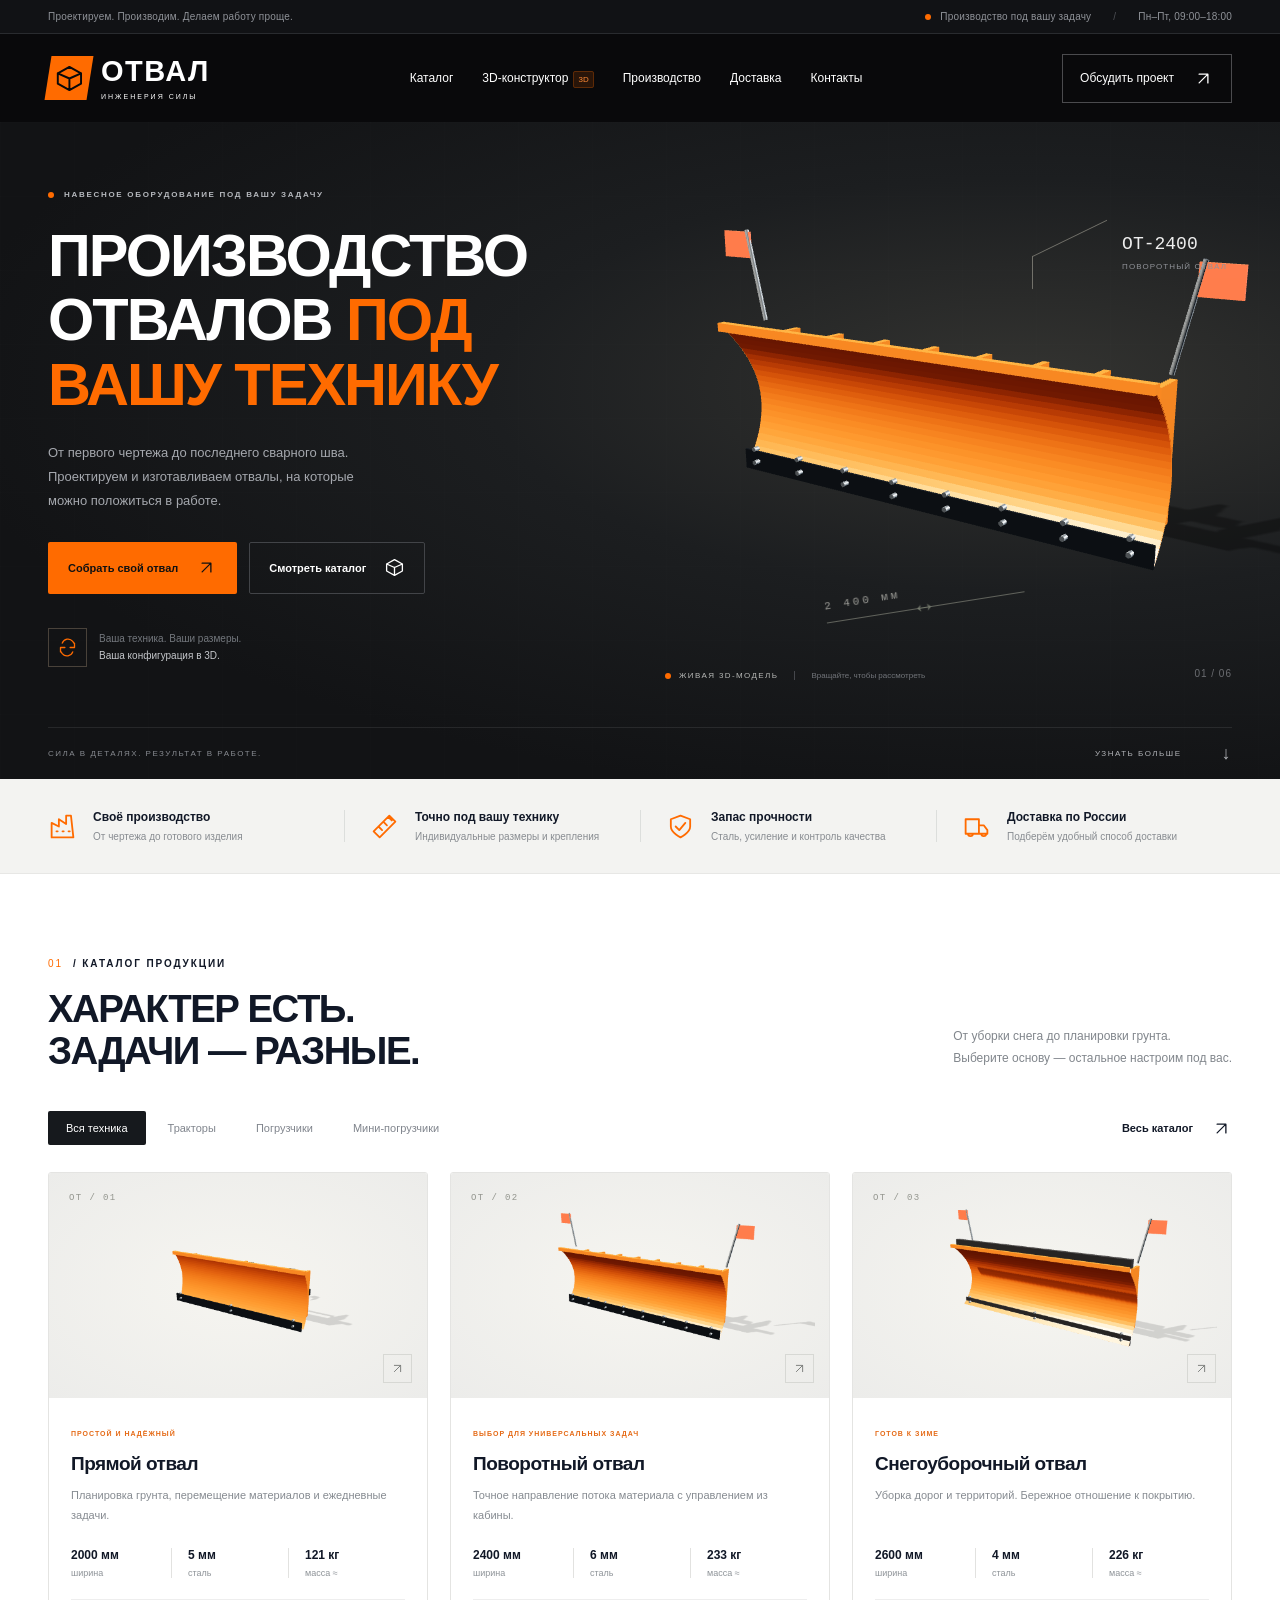
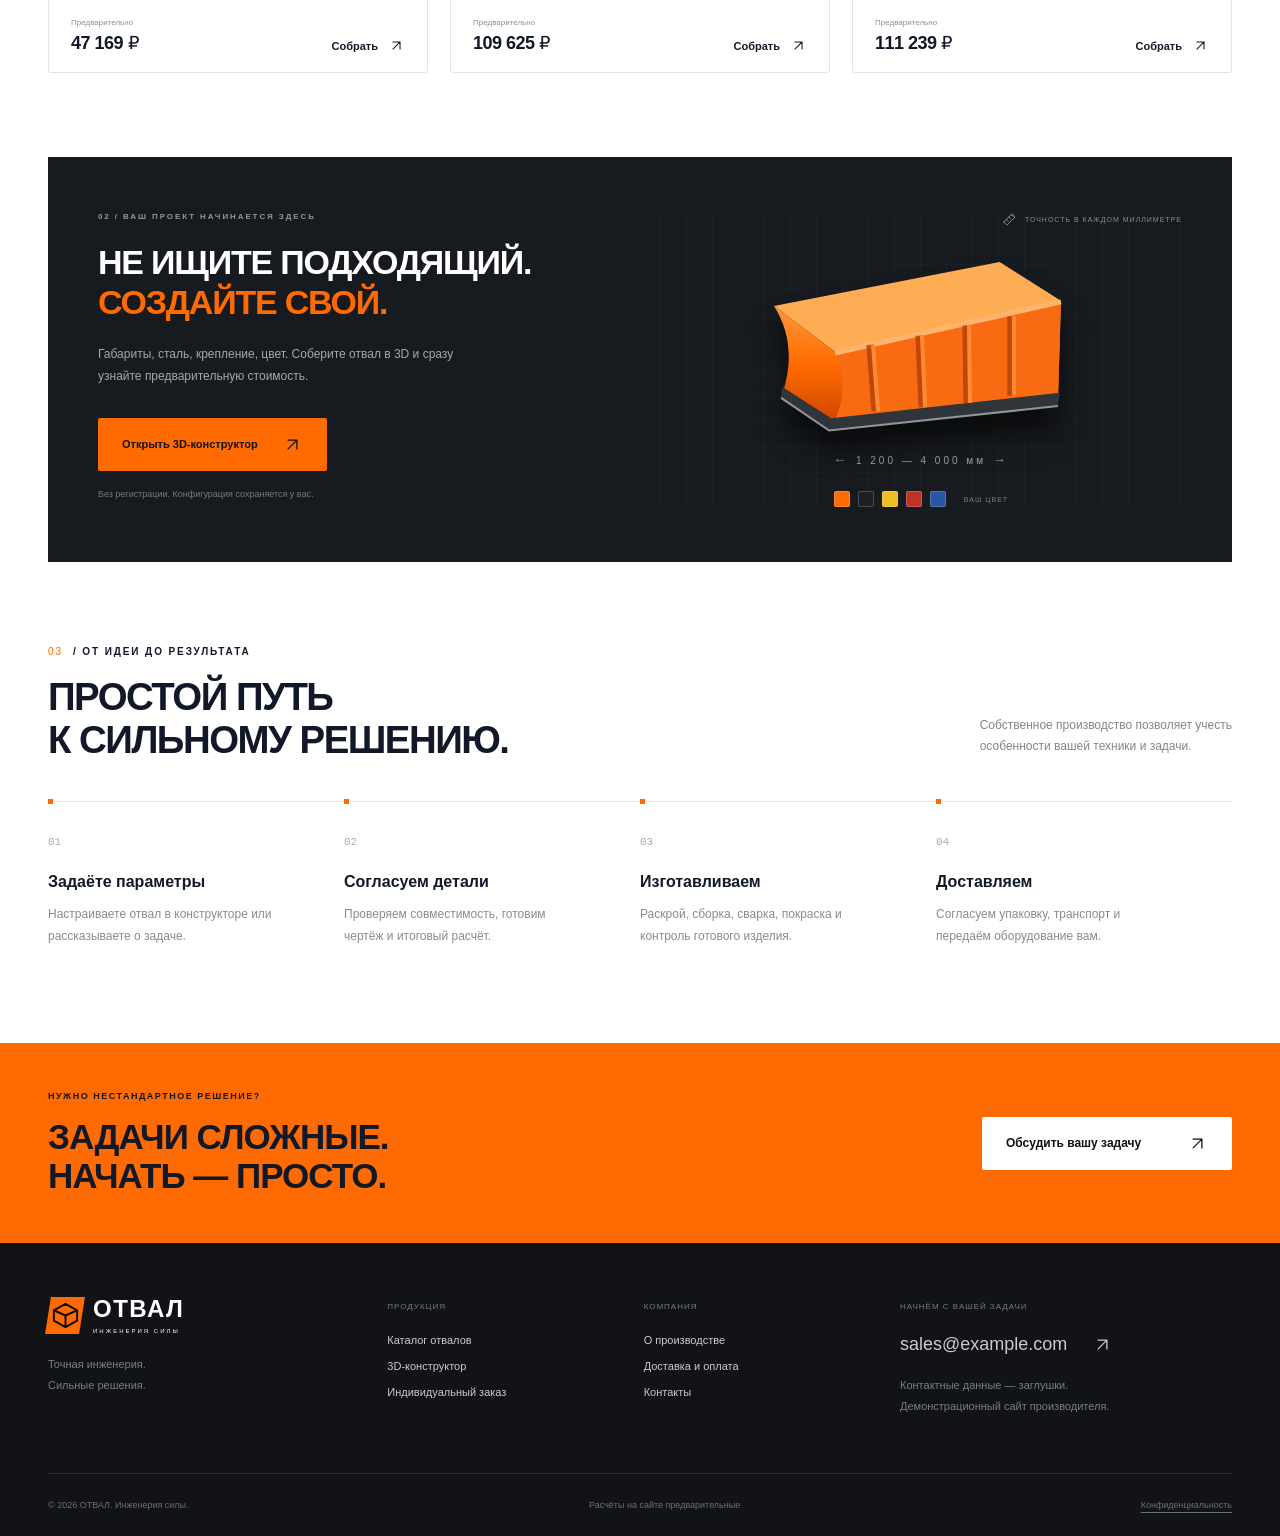
<file: index.html>
<!doctype html>
<html lang="ru">
<head>
<meta charset="utf-8">
<meta name="viewport" content="width=device-width, initial-scale=1">
<meta name="theme-color" content="#111317">
<meta name="description" content="Отвалы под вашу технику: каталог, параметрический 3D-конструктор, подбор размеров, материалов и крепления. Предварительный расчёт стоимости.">
<title>Производство отвалов под вашу технику | ОТВАЛ</title>
<link rel="icon" href="assets/favicon.svg" type="image/svg+xml">
<link rel="stylesheet" href="assets/styles.css">
<script type="importmap">{"imports":{"three":"./assets/vendor/three.module.js"}}</script>
<script type="module" src="assets/app.js"></script>
</head>
<body data-page="home">
<a class="skip-link" href="#main">Перейти к содержимому</a>
<header id="header"></header>
<main id="main" tabindex="-1"></main>
<noscript><div style="padding:40px;font:18px Arial">Для работы сайта и 3D-конструктора включите JavaScript в браузере.</div></noscript>
<footer id="footer"></footer>
<dialog id="info-dialog" class="dialog" aria-labelledby="dialog-title"><h2 id="dialog-title"></h2><button type="button" class="icon-button close-dialog" aria-label="Закрыть окно"><svg viewBox="0 0 24 24" width="22" height="22" fill="none" stroke="currentColor" stroke-width="1.5"><path d="m6 6 12 12M6 18 18 6"/></svg></button><div class="dialog-body"></div></dialog>
<div class="toast" id="toast" role="status" hidden></div>
</body>
</html>
</file>
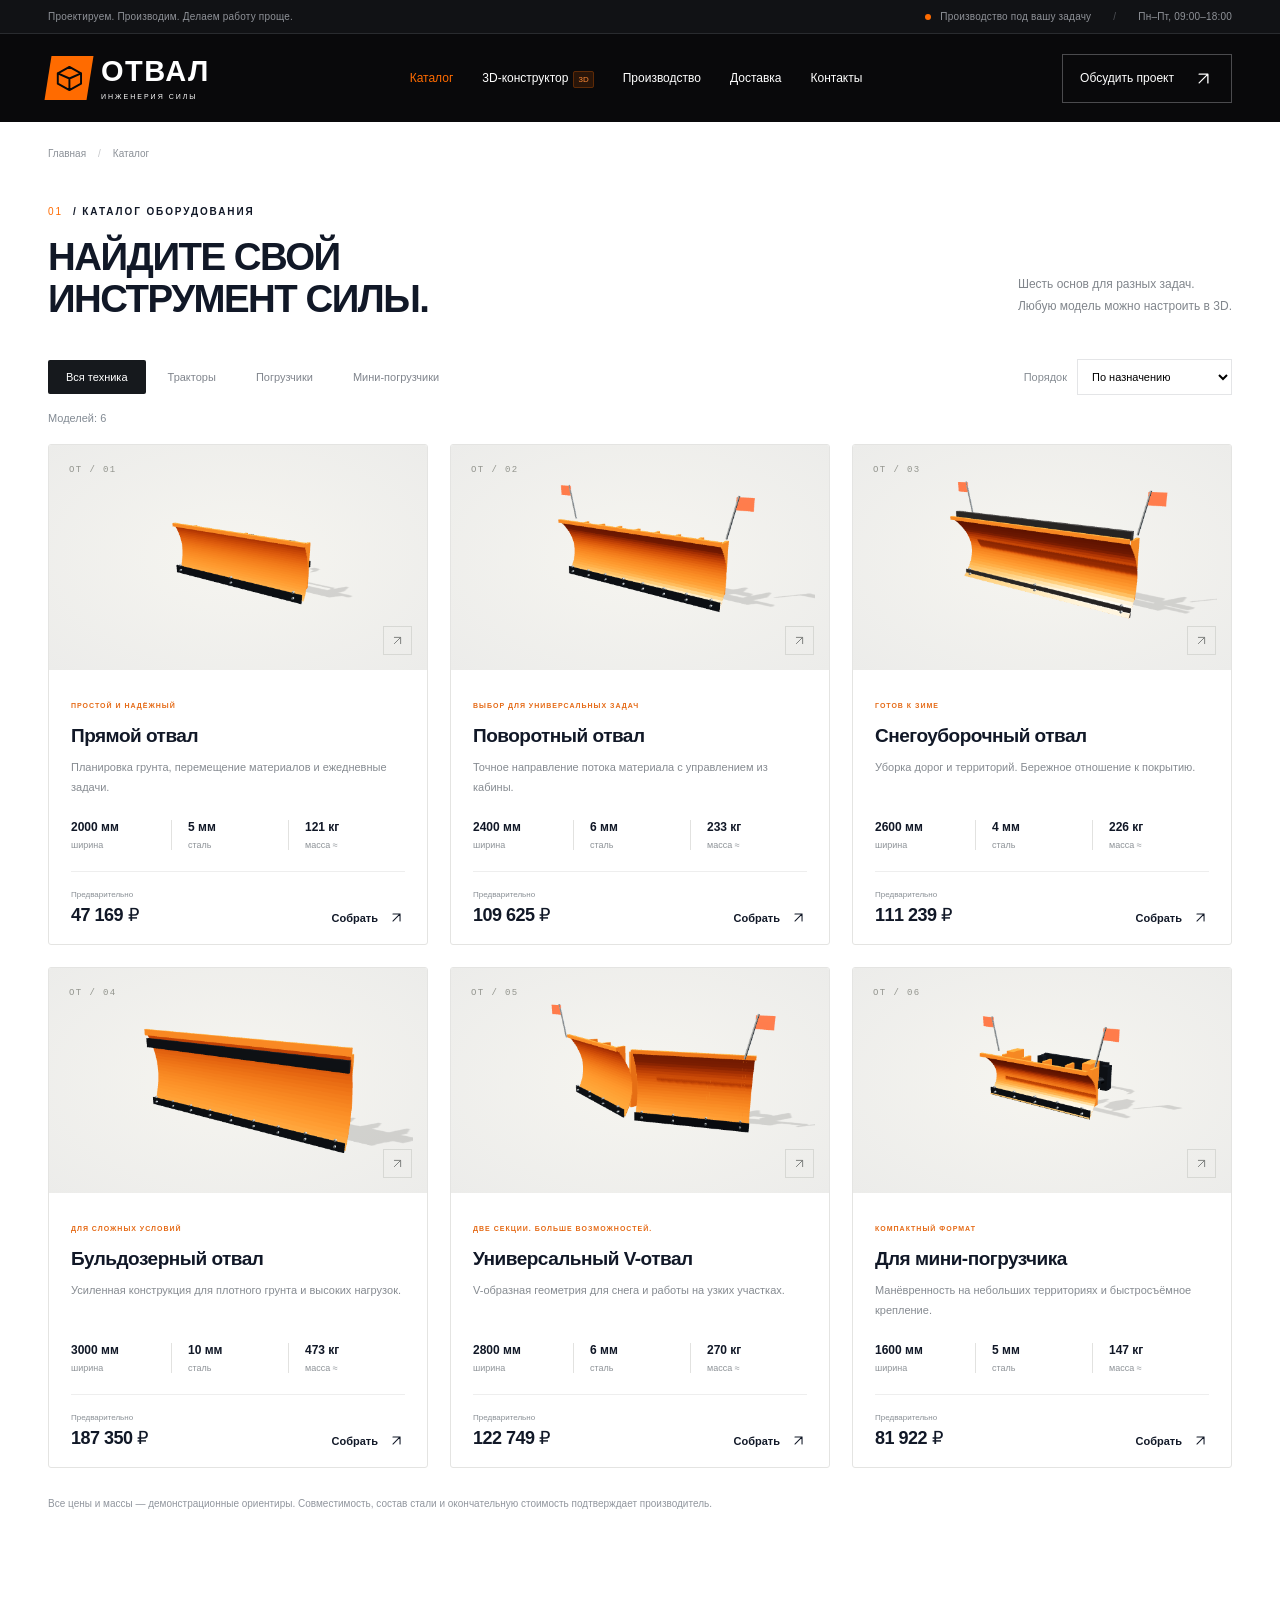
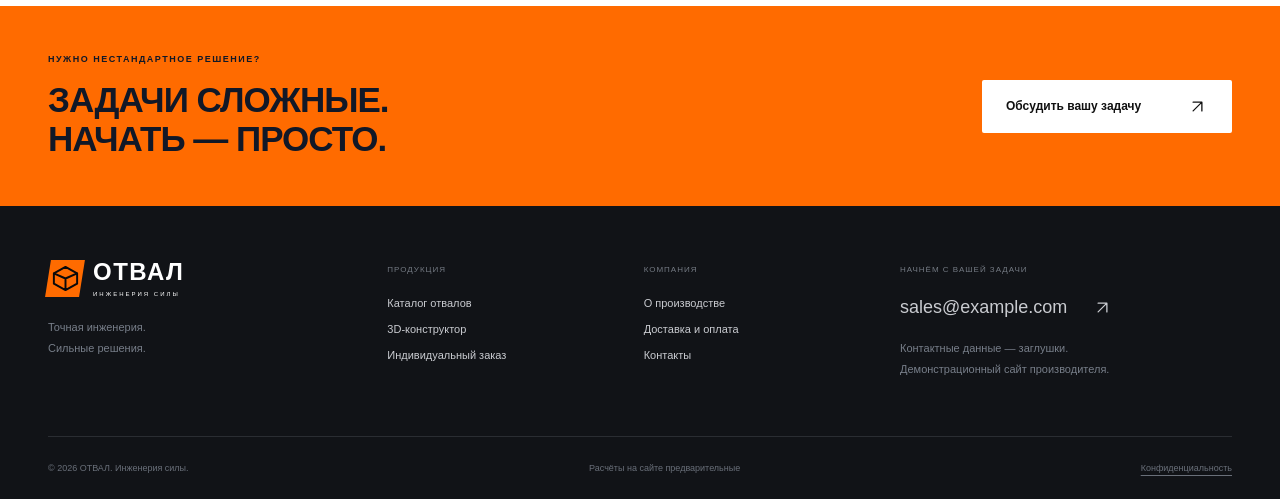
<file: catalog.html>
<!doctype html>
<html lang="ru">
<head>
<meta charset="utf-8">
<meta name="viewport" content="width=device-width, initial-scale=1">
<meta name="theme-color" content="#111317">
<meta name="description" content="Отвалы под вашу технику: каталог, параметрический 3D-конструктор, подбор размеров, материалов и крепления. Предварительный расчёт стоимости.">
<title>Каталог отвалов | ОТВАЛ</title>
<link rel="icon" href="assets/favicon.svg" type="image/svg+xml">
<link rel="stylesheet" href="assets/styles.css">
<script type="importmap">{"imports":{"three":"./assets/vendor/three.module.js"}}</script>
<script type="module" src="assets/app.js"></script>
</head>
<body data-page="catalog">
<a class="skip-link" href="#main">Перейти к содержимому</a>
<header id="header"></header>
<main id="main" tabindex="-1"></main>
<noscript><div style="padding:40px;font:18px Arial">Для работы сайта и 3D-конструктора включите JavaScript в браузере.</div></noscript>
<footer id="footer"></footer>
<dialog id="info-dialog" class="dialog" aria-labelledby="dialog-title"><h2 id="dialog-title"></h2><button type="button" class="icon-button close-dialog" aria-label="Закрыть окно"><svg viewBox="0 0 24 24" width="22" height="22" fill="none" stroke="currentColor" stroke-width="1.5"><path d="m6 6 12 12M6 18 18 6"/></svg></button><div class="dialog-body"></div></dialog>
<div class="toast" id="toast" role="status" hidden></div>
</body>
</html>
</file>
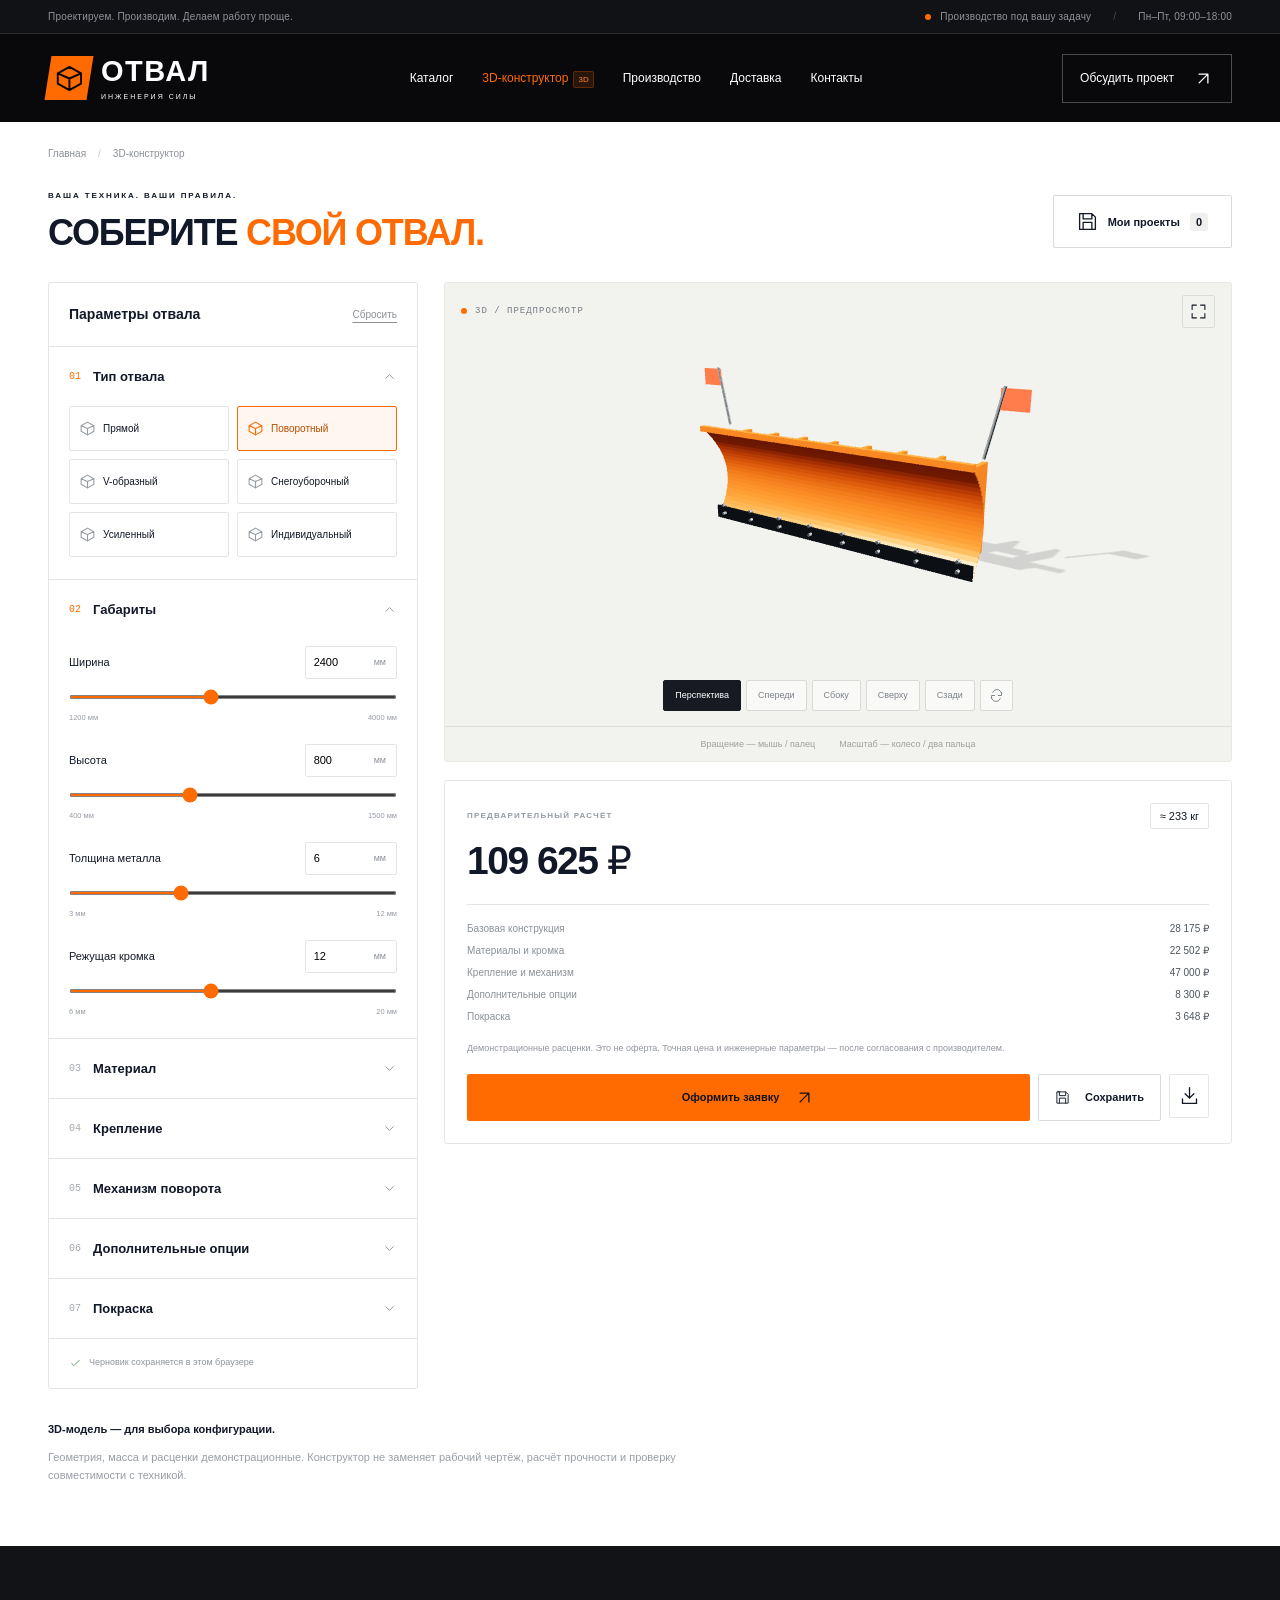
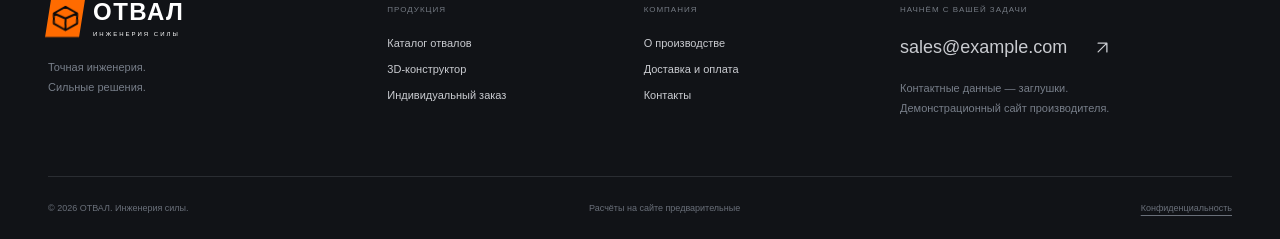
<file: constructor.html>
<!doctype html>
<html lang="ru">
<head>
<meta charset="utf-8">
<meta name="viewport" content="width=device-width, initial-scale=1">
<meta name="theme-color" content="#111317">
<meta name="description" content="Отвалы под вашу технику: каталог, параметрический 3D-конструктор, подбор размеров, материалов и крепления. Предварительный расчёт стоимости.">
<title>3D-конструктор отвала | ОТВАЛ</title>
<link rel="icon" href="assets/favicon.svg" type="image/svg+xml">
<link rel="stylesheet" href="assets/styles.css">
<script type="importmap">{"imports":{"three":"./assets/vendor/three.module.js"}}</script>
<script type="module" src="assets/app.js"></script>
</head>
<body data-page="builder">
<a class="skip-link" href="#main">Перейти к содержимому</a>
<header id="header"></header>
<main id="main" tabindex="-1"></main>
<noscript><div style="padding:40px;font:18px Arial">Для работы сайта и 3D-конструктора включите JavaScript в браузере.</div></noscript>
<footer id="footer"></footer>
<dialog id="info-dialog" class="dialog" aria-labelledby="dialog-title"><h2 id="dialog-title"></h2><button type="button" class="icon-button close-dialog" aria-label="Закрыть окно"><svg viewBox="0 0 24 24" width="22" height="22" fill="none" stroke="currentColor" stroke-width="1.5"><path d="m6 6 12 12M6 18 18 6"/></svg></button><div class="dialog-body"></div></dialog>
<div class="toast" id="toast" role="status" hidden></div>
</body>
</html>
</file>
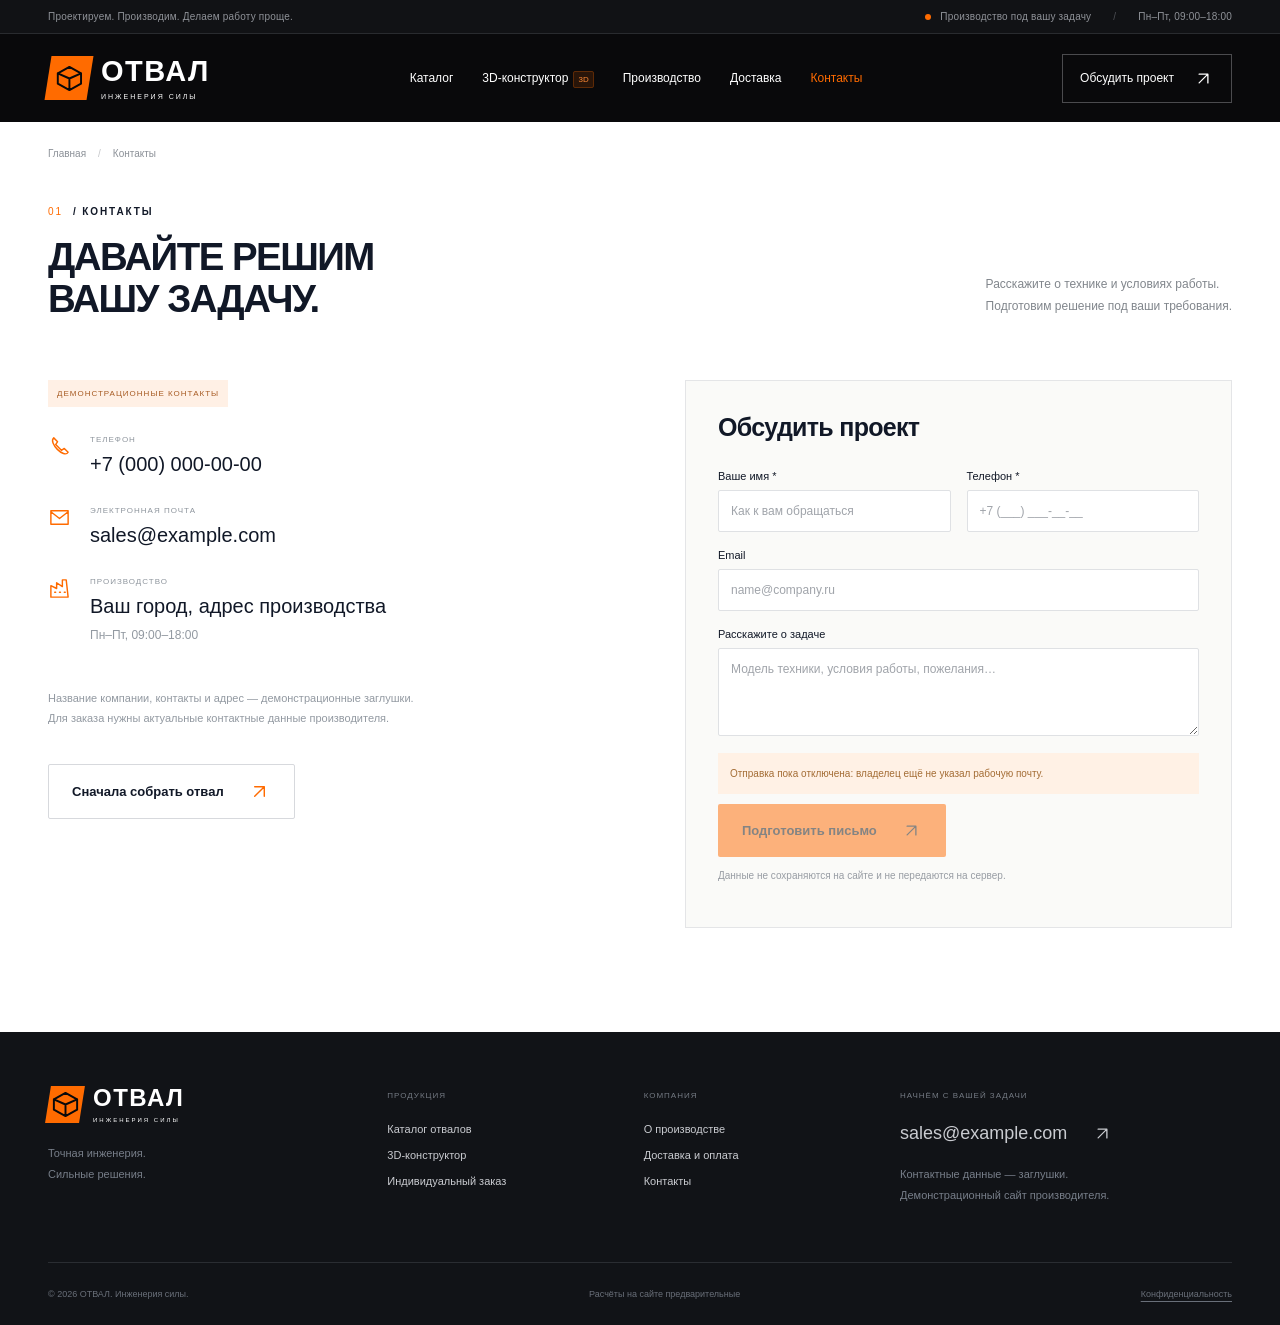
<file: contacts.html>
<!doctype html>
<html lang="ru">
<head>
<meta charset="utf-8">
<meta name="viewport" content="width=device-width, initial-scale=1">
<meta name="theme-color" content="#111317">
<meta name="description" content="Отвалы под вашу технику: каталог, параметрический 3D-конструктор, подбор размеров, материалов и крепления. Предварительный расчёт стоимости.">
<title>Контакты | ОТВАЛ</title>
<link rel="icon" href="assets/favicon.svg" type="image/svg+xml">
<link rel="stylesheet" href="assets/styles.css">
<script type="importmap">{"imports":{"three":"./assets/vendor/three.module.js"}}</script>
<script type="module" src="assets/app.js"></script>
</head>
<body data-page="contacts">
<a class="skip-link" href="#main">Перейти к содержимому</a>
<header id="header"></header>
<main id="main" tabindex="-1"></main>
<noscript><div style="padding:40px;font:18px Arial">Для работы сайта и 3D-конструктора включите JavaScript в браузере.</div></noscript>
<footer id="footer"></footer>
<dialog id="info-dialog" class="dialog" aria-labelledby="dialog-title"><h2 id="dialog-title"></h2><button type="button" class="icon-button close-dialog" aria-label="Закрыть окно"><svg viewBox="0 0 24 24" width="22" height="22" fill="none" stroke="currentColor" stroke-width="1.5"><path d="m6 6 12 12M6 18 18 6"/></svg></button><div class="dialog-body"></div></dialog>
<div class="toast" id="toast" role="status" hidden></div>
</body>
</html>
</file>
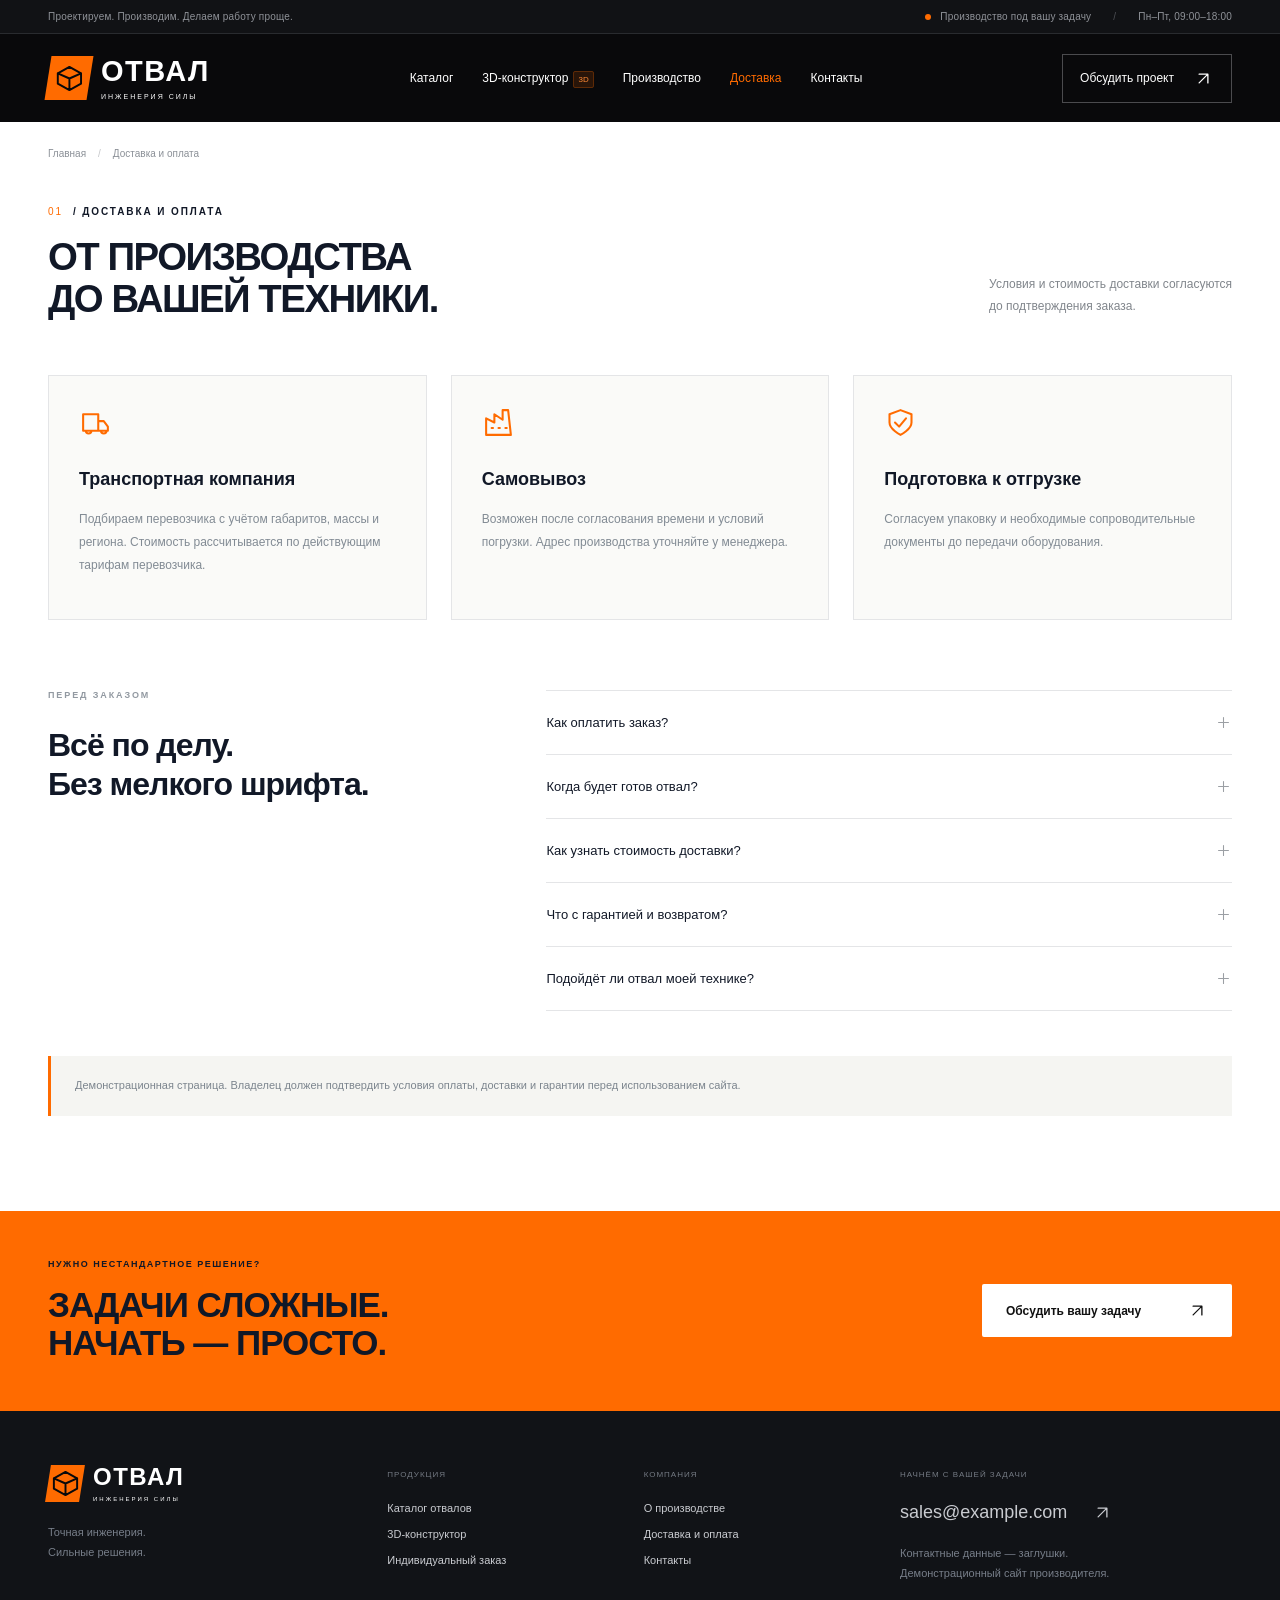
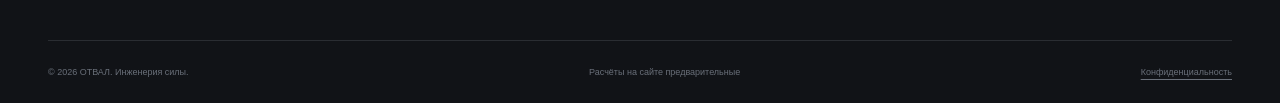
<file: delivery.html>
<!doctype html>
<html lang="ru">
<head>
<meta charset="utf-8">
<meta name="viewport" content="width=device-width, initial-scale=1">
<meta name="theme-color" content="#111317">
<meta name="description" content="Отвалы под вашу технику: каталог, параметрический 3D-конструктор, подбор размеров, материалов и крепления. Предварительный расчёт стоимости.">
<title>Доставка и оплата | ОТВАЛ</title>
<link rel="icon" href="assets/favicon.svg" type="image/svg+xml">
<link rel="stylesheet" href="assets/styles.css">
<script type="importmap">{"imports":{"three":"./assets/vendor/three.module.js"}}</script>
<script type="module" src="assets/app.js"></script>
</head>
<body data-page="delivery">
<a class="skip-link" href="#main">Перейти к содержимому</a>
<header id="header"></header>
<main id="main" tabindex="-1"></main>
<noscript><div style="padding:40px;font:18px Arial">Для работы сайта и 3D-конструктора включите JavaScript в браузере.</div></noscript>
<footer id="footer"></footer>
<dialog id="info-dialog" class="dialog" aria-labelledby="dialog-title"><h2 id="dialog-title"></h2><button type="button" class="icon-button close-dialog" aria-label="Закрыть окно"><svg viewBox="0 0 24 24" width="22" height="22" fill="none" stroke="currentColor" stroke-width="1.5"><path d="m6 6 12 12M6 18 18 6"/></svg></button><div class="dialog-body"></div></dialog>
<div class="toast" id="toast" role="status" hidden></div>
</body>
</html>
</file>
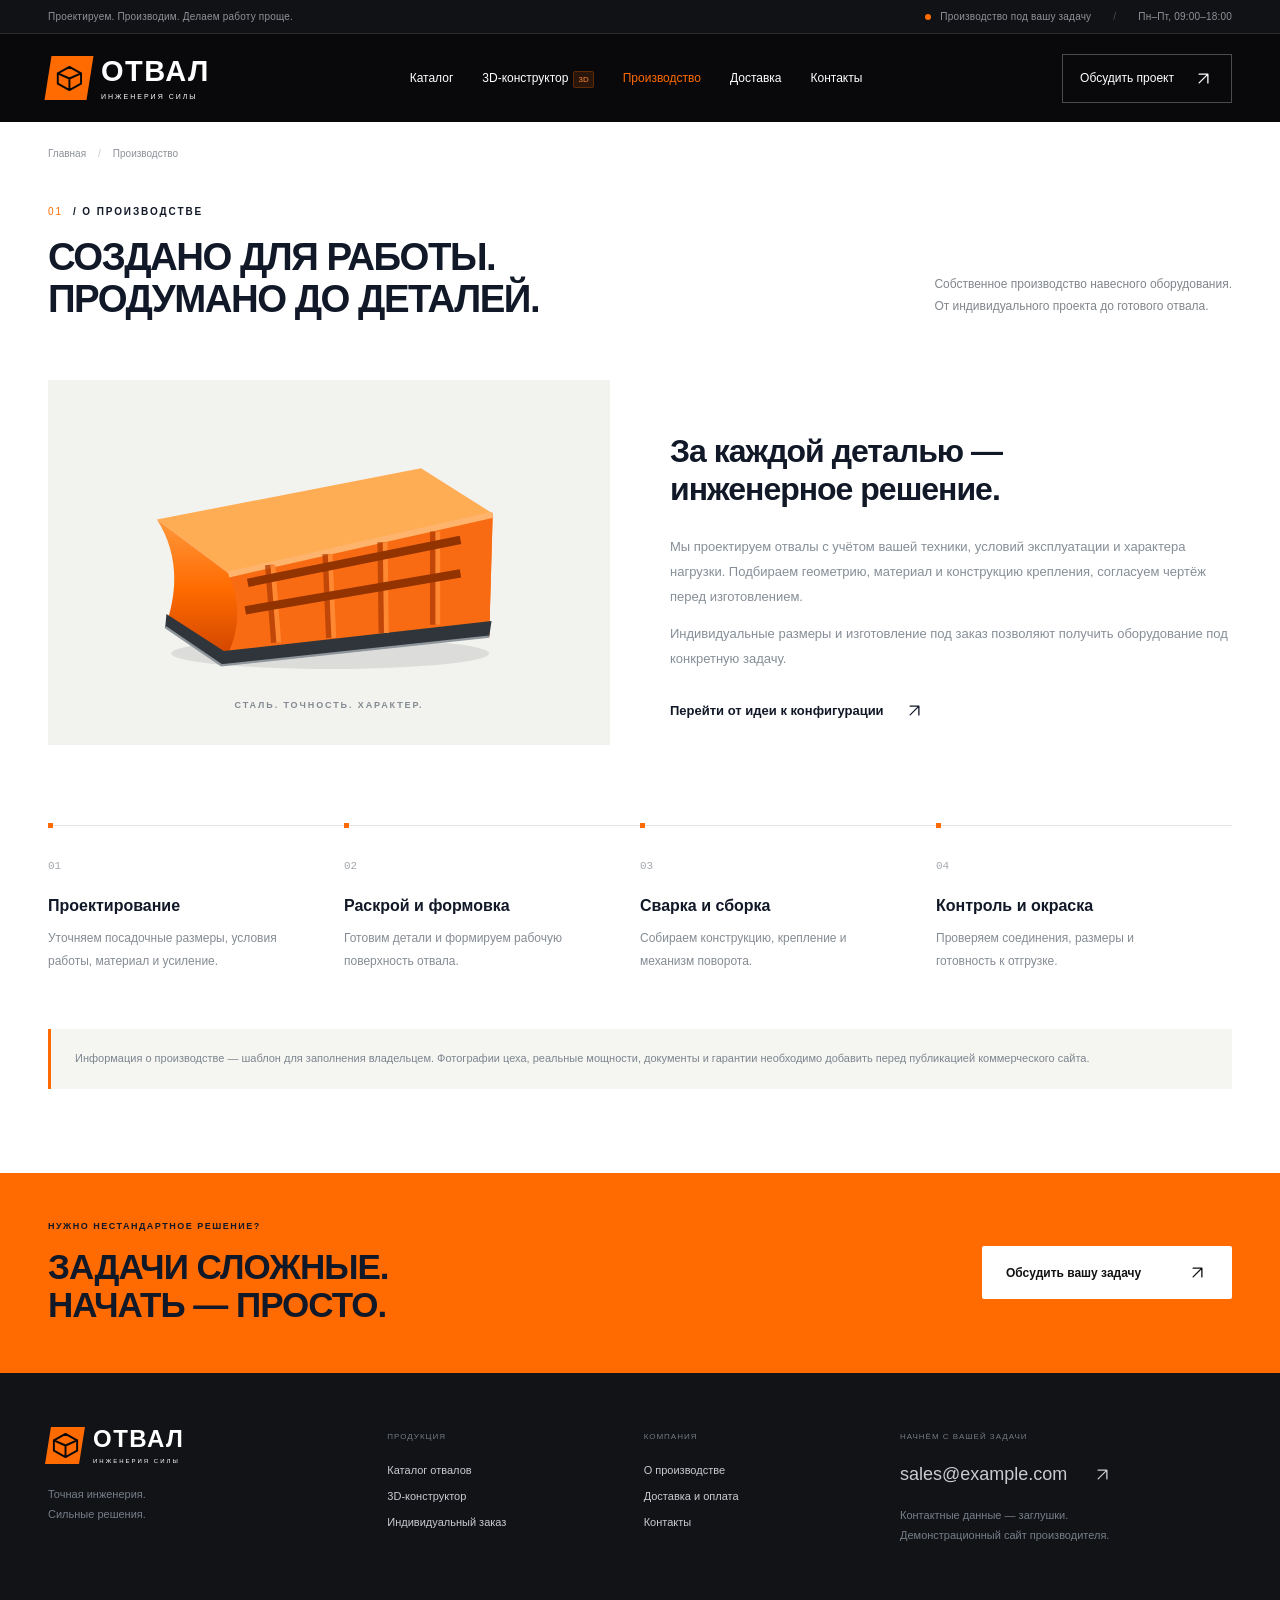
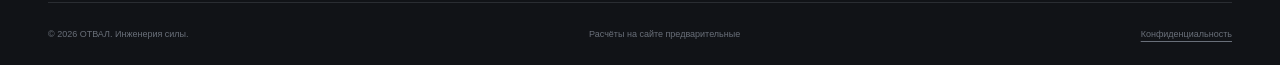
<file: production.html>
<!doctype html>
<html lang="ru">
<head>
<meta charset="utf-8">
<meta name="viewport" content="width=device-width, initial-scale=1">
<meta name="theme-color" content="#111317">
<meta name="description" content="Отвалы под вашу технику: каталог, параметрический 3D-конструктор, подбор размеров, материалов и крепления. Предварительный расчёт стоимости.">
<title>О производстве | ОТВАЛ</title>
<link rel="icon" href="assets/favicon.svg" type="image/svg+xml">
<link rel="stylesheet" href="assets/styles.css">
<script type="importmap">{"imports":{"three":"./assets/vendor/three.module.js"}}</script>
<script type="module" src="assets/app.js"></script>
</head>
<body data-page="production">
<a class="skip-link" href="#main">Перейти к содержимому</a>
<header id="header"></header>
<main id="main" tabindex="-1"></main>
<noscript><div style="padding:40px;font:18px Arial">Для работы сайта и 3D-конструктора включите JavaScript в браузере.</div></noscript>
<footer id="footer"></footer>
<dialog id="info-dialog" class="dialog" aria-labelledby="dialog-title"><h2 id="dialog-title"></h2><button type="button" class="icon-button close-dialog" aria-label="Закрыть окно"><svg viewBox="0 0 24 24" width="22" height="22" fill="none" stroke="currentColor" stroke-width="1.5"><path d="m6 6 12 12M6 18 18 6"/></svg></button><div class="dialog-body"></div></dialog>
<div class="toast" id="toast" role="status" hidden></div>
</body>
</html>
</file>
<file: assets/styles.css>
:root{--orange:#ff6b00;--ink:#111827;--black:#09090b;--muted:#77808a;--line:#e4e5e7;--paper:#f5f5f3;--white:#fff;--radius:3px;font-family:Arial,Helvetica,sans-serif;color:var(--ink);background:#fff;font-synthesis:none;scroll-behavior:smooth;scroll-padding-top:100px}*{box-sizing:border-box}body{margin:0}a{color:inherit;text-decoration:none}button,input,select,textarea{font:inherit}button,a,input,select,textarea{-webkit-tap-highlight-color:transparent}button{cursor:pointer}button:disabled{cursor:not-allowed;opacity:.5}button{color:inherit}svg{display:block}img,canvas{max-width:100%}button:focus-visible,a:focus-visible,summary:focus-visible{outline:3px solid var(--orange);outline-offset:4px}input:focus-visible,textarea:focus-visible,select:focus-visible{outline:2px solid var(--orange);outline-offset:2px}.container{width:min(1320px,calc(100% - 96px));margin:auto}.icon{width:21px;height:21px;flex-shrink:0}.sr-only{position:absolute;width:1px;height:1px;overflow:hidden;clip:rect(0,0,0,0)}.skip-link{position:fixed;top:-80px;left:16px;z-index:100;background:var(--orange);padding:16px}.skip-link:focus{top:10px}.utility{background:#111215;color:#8f9298;font-size:10px;letter-spacing:.2px;border-bottom:1px solid #292b2f}.utility .container{display:flex;justify-content:space-between;align-items:center;min-height:33px}.utility-right{display:flex;align-items:center;gap:9px}.utility-right i,.status-dot,.live-dot{display:inline-block;width:6px;height:6px;border-radius:50%;background:var(--orange)}.divider{margin:0 13px;color:#4e5055}#header{position:relative;z-index:20;background:var(--black);color:white}.nav{display:flex;height:88px;align-items:center;gap:36px}.logo{display:flex;align-items:center;gap:11px;flex-shrink:0}.logo-mark{width:42px;height:44px;background:var(--orange);display:grid;place-items:center;transform:skew(-9deg);color:var(--black)}.logo-mark svg{width:31px;height:31px;transform:skew(9deg)}.logo>span:last-child{font-weight:900;font-size:29px;letter-spacing:1.5px;line-height:1}.logo small{display:block;font-size:7px;letter-spacing:2px;margin-top:7px;font-weight:500}.nav nav{display:flex;align-items:center;gap:29px;margin:auto;font-size:12px}.nav nav a{position:relative;white-space:nowrap;transition:color .2s}.nav nav a:hover,.nav nav .active{color:var(--orange)}.nav-badge{font-size:8px;background:#ff6b0022;color:#ff8a36;padding:3px 4px;margin-left:5px;border:1px solid #ff6b0040;border-radius:2px}.nav-contact{font-size:12px;display:flex;align-items:center;gap:19px;border:1px solid #4b4b4e;padding:13px 17px}.nav-contact:hover{border-color:var(--orange)}.menu-toggle{display:none!important}.button{display:inline-flex;align-items:center;justify-content:center;gap:24px;min-height:52px;padding:15px 23px;border:1px solid transparent;border-radius:2px;font-size:13px;font-weight:600;transition:background .2s,transform .2s,color .2s;white-space:nowrap}.button:hover{transform:translateY(-2px)}.button.primary{background:var(--orange);color:#111}.button.primary:hover{background:#ff8530}.button.ghost{border-color:#424448;color:#fff;background:transparent}.button.ghost:hover{background:#ffffff10;border-color:#8b8b8e}.button.outline{background:transparent;border-color:#d7d9dd}.button.outline:hover{border-color:var(--orange)}.button.light{background:#fff;color:#111}.text-link{display:inline-flex;align-items:center;gap:20px;font-size:13px;font-weight:600}.text-link:hover{color:var(--orange)}.icon-button{width:42px;height:42px;display:inline-grid;place-items:center;border:1px solid var(--line);background:transparent;border-radius:2px;flex-shrink:0}.icon-button:hover{border-color:var(--orange);color:var(--orange)}.text-button{font-size:12px;border:0;padding:6px 0;background:transparent;text-decoration:underline;text-underline-offset:4px}.text-button:hover{color:var(--orange)}.eyebrow{font-size:10px;font-weight:600;letter-spacing:1.9px;display:flex;align-items:center;gap:10px}.eyebrow b{color:var(--orange);font-weight:500}.hero{color:white;background:radial-gradient(ellipse at 80% 40%,#343431 0%,#1c1e20 37%,#121315 75%);position:relative;overflow:hidden}.hero-grid{position:absolute;inset:0;background-image:linear-gradient(#ffffff03 1px,transparent 1px),linear-gradient(90deg,#ffffff03 1px,transparent 1px);background-size:74px 74px;opacity:.6}.hero-content{display:grid;grid-template-columns:1fr 1fr;min-height:605px;position:relative}.hero-copy{padding-top:68px;position:relative;z-index:2;pointer-events:none}.hero-copy a{pointer-events:auto}.hero .eyebrow{font-size:8px;color:#b6b9be;letter-spacing:1.7px}.hero h1{font-size:clamp(40px,4.65vw,69px);font-weight:900;line-height:1.08;letter-spacing:-2px;margin:25px 0 24px}.hero h1 em{font-style:normal;color:var(--orange)}.hero-copy>p{font-size:13px;line-height:1.85;color:#a5a8ae}.hero-actions{display:flex;gap:12px;margin-top:29px}.hero-actions .button{font-size:11px;padding:14px 19px;gap:18px}.hero-note{display:flex;gap:12px;align-items:center;margin-top:34px;font-size:10px;line-height:1.7;color:#73777d}.hero-note strong{font-weight:400;color:#c5c7cb}.mini-cube{color:var(--orange);border:1px solid #49423a;padding:8px}.hero-product{position:relative;margin-left:-45px;min-width:0}.hero-model{height:100%;position:absolute;inset:0 -74px 0 -24px;min-height:450px;touch-action:none}.hero-model canvas{position:absolute;inset:0}.model-label{position:absolute;top:112px;right:5px;display:flex;align-items:flex-end;gap:15px;color:#eee;font-family:monospace;font-size:18px;pointer-events:none}.label-line{height:33px;width:75px;transform:skewY(-26deg);border-top:1px solid #72716a;border-left:1px solid #72716a}.model-label small{display:block;font:8px Arial;letter-spacing:1.1px;color:#919399;margin-top:8px}.hero-measure{font:11px monospace;position:absolute;bottom:119px;left:36%;color:#9b9b96;letter-spacing:3px;transform:rotate(-9deg)}.hero-measure span{display:block;border-top:1px solid #60625b;width:200px;margin-top:10px;text-align:center;color:#74796c;font-size:24px;line-height:0}.hero-product-caption{position:absolute;bottom:47px;left:70px;display:flex;align-items:center;gap:8px;letter-spacing:1.4px;font-size:8px;color:#b8b9b7;pointer-events:none}.caption-hint{color:#72757a;letter-spacing:0;border-left:1px solid #45474c;padding-left:16px;margin-left:8px}.hero-number{position:absolute;bottom:48px;right:0;color:#6b6d71;font-size:10px;letter-spacing:1px}.hero-bottom{position:relative;display:flex;justify-content:space-between;padding:21px 0;border-top:1px solid #ffffff16;font-size:8px;color:#878a90;letter-spacing:1.5px}.hero-bottom a{color:#b1b3b7;display:flex;gap:40px;align-items:center}.hero-bottom a span{font-size:18px;line-height:.5}.advantages{background:#f3f3f1;border-bottom:1px solid #e7e7e5}.advantages-grid{display:grid;grid-template-columns:repeat(4,1fr);padding:31px 0}.advantages-grid>div{display:flex;gap:16px;align-items:center;padding-left:25px;border-left:1px solid #dcdedc}.advantages-grid>div:first-child{padding-left:0;border-left:0}.advantages-grid .icon{width:29px;height:29px;color:#ff6b00}.advantages strong{display:block;font-size:12px}.advantages small{display:block;font-size:10px;color:#888c91;margin-top:7px}.section{padding-top:84px;padding-bottom:84px}.section-head{display:flex;justify-content:space-between;align-items:flex-end;gap:30px;margin-bottom:39px}.section-head :is(h1,h2){font-size:clamp(30px,3vw,43px);line-height:1.1;letter-spacing:-1.5px;margin:19px 0 0;font-weight:900}.section-head>p{color:#81868c;font-size:12px;line-height:1.8;margin:0 0 3px}.catalog-top{display:flex;justify-content:space-between;align-items:center;gap:20px;margin-bottom:27px}.tabs{display:flex;gap:4px;flex-wrap:wrap}.tabs button{background:transparent;border:1px solid transparent;padding:10px 17px;font-size:11px;color:#80858d;border-radius:2px}.tabs button.active{background:#16191d;color:#fff}.tabs button:hover{border-color:#ccc}.catalog-top .text-link{font-size:11px;gap:18px}.product-grid{display:grid;grid-template-columns:repeat(3,1fr);gap:22px}.product-card{border:1px solid #e4e4e2;background:#fff;border-radius:3px;overflow:hidden;transition:box-shadow .25s,transform .25s}.product-card:hover{transform:translateY(-5px);box-shadow:0 15px 40px #1118270d}.product-image{display:block;height:225px;background:radial-gradient(ellipse at 50% 50%,#f6f5f0,#ececea);position:relative;overflow:hidden}.product-index{position:absolute;top:20px;left:20px;font-family:monospace;font-size:9px;letter-spacing:1.4px;color:#93958e}.product-illustration{width:100%;height:100%;object-fit:contain;transition:transform .5s}.product-card:hover .product-illustration{transform:scale(1.05)}.image-arrow{position:absolute;bottom:15px;right:15px;width:29px;height:29px;display:grid;place-items:center;border:1px solid #d7d8d4;color:#797b79}.image-arrow .icon{width:15px;height:15px}.product-body{padding:24px 22px 18px}.product-tag{font-size:7px;font-weight:600;letter-spacing:1px;color:#e56a16}.product-body h3{font-size:19px;letter-spacing:-.5px;margin:13px 0 11px}.product-body>p{font-size:11px;line-height:1.8;color:#868b91;min-height:40px;margin:0}.product-specs{display:flex;gap:0;margin-top:22px;padding-bottom:21px;border-bottom:1px solid #eee}.product-specs>span{font-size:12px;font-weight:600;flex:1;border-left:1px solid #e2e2e0;padding-left:16px}.product-specs>span:first-child{border:0;padding:0}.product-specs small{font-size:9px;font-weight:400;color:#8e9398;display:block;margin-top:6px}.product-bottom{display:flex;justify-content:space-between;align-items:flex-end;padding-top:18px}.product-bottom>span{font-size:18px;font-weight:700;letter-spacing:-.5px}.product-bottom small{display:block;font-size:8px;font-weight:400;letter-spacing:0;color:#898f95;margin-bottom:5px}.product-bottom .text-link{font-size:11px;gap:10px}.product-bottom .icon{width:17px;height:17px}.config-promo{display:grid;grid-template-columns:1fr 1fr;color:#fff;background:#171a1e;position:relative;overflow:hidden;padding:55px 50px;gap:40px}.promo-copy h2{font-size:34px;line-height:1.16;letter-spacing:-1.2px;margin:22px 0}.promo-copy h2 em{font-style:normal;color:var(--orange)}.promo-copy>.eyebrow{color:#91969f;font-size:8px}.promo-copy p{font-size:12px;line-height:1.8;color:#a4a8ae;max-width:370px}.promo-copy .button{margin-top:18px;font-size:11px}.promo-small{display:block;font-size:9px;margin-top:18px;color:#737a83}.promo-diagram{position:relative;background-image:linear-gradient(#ffffff06 1px,transparent 1px),linear-gradient(90deg,#ffffff06 1px,transparent 1px);background-size:26px 26px}.promo-diagram .product-illustration{height:240px;filter:drop-shadow(0 20px 12px #0008)}.diagram-width{display:block;text-align:center;color:#9da2a7;letter-spacing:3px;font-size:13px}.diagram-width b{font-size:10px;font-weight:400}.diagram-colors{display:flex;gap:8px;align-items:center;justify-content:center;margin-top:24px}.diagram-colors i{height:16px;width:16px;border-radius:2px;background:var(--orange);border:1px solid #ffffff30}.diagram-colors i:nth-child(2){background:#1e2024}.diagram-colors i:nth-child(3){background:#edbd24}.diagram-colors i:nth-child(4){background:#be3228}.diagram-colors i:nth-child(5){background:#2856a2}.diagram-colors span{font-size:7px;letter-spacing:1px;color:#737d88;margin-left:10px}.diagram-badge{position:absolute;top:0;right:0;font-size:7px;letter-spacing:1px;display:flex;gap:8px;align-items:center;color:#838e9b}.diagram-badge .icon{width:15px;height:15px}.process-grid{display:grid;grid-template-columns:repeat(4,1fr);border-top:1px solid var(--line);margin-top:40px}.process-grid article{padding:29px 28px 0 0;position:relative}.process-grid article:before{content:'';width:5px;height:5px;background:var(--orange);position:absolute;left:0;top:-3px}.process-grid article>span{font-family:monospace;font-size:11px;color:#a4a9af}.process-grid h3{font-size:16px;margin:24px 0 12px}.process-grid p{font-size:12px;line-height:1.85;color:#858c93;max-width:235px}.contact-cta{background:var(--orange);padding:48px 0}.contact-cta>.container{display:flex;align-items:center;justify-content:space-between;gap:30px}.contact-cta .eyebrow{font-size:9px;letter-spacing:1.5px}.contact-cta h2{font-size:35px;line-height:1.1;letter-spacing:-1px;margin:17px 0 0}.contact-cta .button{font-size:12px;min-width:250px;justify-content:space-between}#footer{background:#111317;color:#fff}.footer-top{display:grid;grid-template-columns:1.1fr .8fr .8fr 1.2fr;gap:35px;padding-top:54px;padding-bottom:46px}.footer-top .logo-mark{width:34px;height:37px}.footer-top .logo>span:last-child{font-size:24px}.footer-top .logo small{font-size:6px}.footer-top p{font-size:11px;color:#777e89;line-height:1.85;margin-top:20px}.footer-label{display:block;font-size:8px;letter-spacing:1px;color:#747a83;margin:5px 0 23px}.footer-top>div>a:not(.logo){display:block;font-size:11px;color:#c9cbd0;margin-bottom:14px}.footer-top>div>.footer-email{font-size:18px!important;display:flex!important;align-items:center;gap:25px}.footer-top>div>a:hover{color:var(--orange)}.footer-bottom{border-top:1px solid #2a2d32;padding-top:20px;padding-bottom:20px;display:flex;justify-content:space-between;font-size:9px;color:#696f79;align-items:center}.footer-bottom .text-button{font-size:9px}.breadcrumb{display:flex;gap:12px;font-size:10px;color:#8b9097;padding-top:26px}.breadcrumb a:hover{color:var(--orange)}.breadcrumb>span{color:#c4c6c9}.page-section{padding-top:47px}.sort-label{display:flex;gap:10px;align-items:center;font-size:11px;color:#858b92}.sort-label select{border:1px solid var(--line);padding:10px;background:white;font-size:11px}.muted{color:#838b94}.catalog-count{font-size:11px;margin:-10px 0 20px}.fine-print{font-size:10px;line-height:1.7;color:#91969e}.section>.fine-print{margin-top:27px}.builder-intro{display:flex;justify-content:space-between;align-items:center;padding-top:32px;padding-bottom:29px;gap:20px}.builder-intro h1{font-size:36px;letter-spacing:-1.2px;margin:13px 0 0;line-height:1.1}.builder-intro h1 em{font-style:normal;color:var(--orange)}.builder-intro .eyebrow{font-size:8px}.builder-intro .button{font-size:11px;min-height:44px;gap:10px}#projects-count{background:#efefed;border-radius:3px;padding:3px 6px}.builder-layout{display:grid;grid-template-columns:370px minmax(0,1fr);gap:26px;align-items:start}.builder-controls{border:1px solid var(--line);border-radius:3px}.steps-heading{display:flex;justify-content:space-between;align-items:center;padding:20px}.steps-heading strong{font-size:14px}.steps-heading .text-button{font-size:10px;color:#8b9096}.config-step{border-top:1px solid var(--line)}.config-step>summary{display:flex;align-items:center;padding:19px 20px;gap:12px;cursor:pointer;font-size:13px;font-weight:600;list-style:none}.config-step>summary::-webkit-details-marker{display:none}.config-step>summary>.icon{width:15px;margin-left:auto;color:#8d939a;transition:transform .2s}.config-step[open]>summary>.icon{transform:rotate(180deg)}.step-number{font-family:monospace;font-size:10px;color:#a5a9af;font-weight:400}.config-step[open] .step-number{color:var(--orange)}.step-content{padding:0 20px 22px}.choice-grid{display:grid;grid-template-columns:1fr 1fr;gap:8px}.choice{position:relative}.choice input{position:absolute;top:10px;left:10px;opacity:0}.choice>span{padding:13px 9px;display:flex;align-items:center;gap:7px;border:1px solid var(--line);font-size:10px;cursor:pointer;border-radius:2px}.choice .icon{width:17px;height:17px;color:#959ba3}.choice input:checked+span{border-color:var(--orange);background:#fff6ef;color:#b94d00}.choice input:checked+span .icon{color:var(--orange)}.choice input:focus-visible+span{outline:2px solid var(--orange);outline-offset:2px}.range-field{display:grid;grid-template-columns:1fr auto;gap:12px;margin:7px 0 22px;align-items:center}.range-field>label{font-size:11px}.range-field>span{border:1px solid var(--line);display:flex;align-items:center;padding-right:10px;border-radius:2px}.range-field input[type=number]{width:68px;min-height:31px;font-size:11px;border:0;padding:5px 8px;background:transparent;appearance:textfield}.range-field input[type=number]::-webkit-inner-spin-button{appearance:none}.range-field>span small{font-size:9px;color:#8d939b}.range-field input[type=range]{grid-column:1/-1;width:100%;height:4px;accent-color:var(--orange);cursor:pointer;margin:4px 0}.range-limits{display:flex;justify-content:space-between;grid-column:1/-1;color:#959ba3;font-size:9px;margin-top:-2px}.range-field:last-child{margin-bottom:0}.field{display:flex;flex-direction:column;font-size:11px;gap:8px;margin-bottom:17px}.field input,.field select,.field textarea{padding:13px 12px;border:1px solid #dfe1e4;border-radius:2px;background:white;font-size:12px;width:100%;color:var(--ink)}.field textarea{resize:vertical;min-height:88px}.field input::placeholder,.field textarea::placeholder{color:#a0a4aa}.field-hint{font-size:10px;color:#989da4;line-height:1.7}.material-options{display:grid;gap:8px}.material-choice{display:flex;gap:10px;align-items:flex-start;cursor:pointer;padding:12px;border:1px solid var(--line)}.material-choice:has(input:checked){border-color:var(--orange);background:#fff9f4}.material-choice input{accent-color:var(--orange);margin:1px 0;width:14px;height:14px;flex-shrink:0}.material-choice strong{font-size:11px;display:block}.material-choice small{display:block;font-size:10px;line-height:1.6;color:#8a9098;margin-top:5px}.material-choice b{font-size:9px;color:#d75d09;display:block;margin-top:6px}.option-list{display:grid;gap:16px}.option-list label{display:flex;align-items:center;gap:8px;font-size:10px;cursor:pointer}.option-list input{accent-color:var(--orange);width:15px;height:15px;margin:0;flex-shrink:0}.option-list small{margin-left:auto;color:#91969e;font-size:9px}.color-options{display:flex;flex-wrap:wrap;gap:10px;align-items:center}.swatch{background:var(--swatch);height:31px;width:31px;border-radius:50%;position:relative;border:3px solid white;box-shadow:0 0 0 1px #ddd;cursor:pointer}.swatch:has(input:checked){box-shadow:0 0 0 2px var(--orange)}.swatch input{width:100%;height:100%;opacity:0;margin:0;cursor:pointer}.swatch:focus-within{outline:2px solid var(--orange);outline-offset:3px}.custom-swatch{display:flex;align-items:center;gap:8px;font-size:10px;margin-top:8px;width:100%}.custom-swatch input{width:36px;height:30px;border:1px solid var(--line);padding:0;background:white;cursor:pointer}.custom-swatch small{color:#939aa3;font-size:9px;display:block;margin-top:3px}.saved-indicator{padding:18px 20px;color:#8d949d;display:flex;gap:7px;font-size:9px;border-top:1px solid var(--line)}.saved-indicator .icon{width:13px;height:13px;color:#448957}.builder-preview{position:sticky;top:20px;min-width:0}.viewer-card{background:#f2f2ef;border:1px solid #e7e7e3;border-radius:3px;overflow:hidden;position:relative}.viewer-heading{display:flex;align-items:center;justify-content:space-between;padding:12px 16px;position:relative;z-index:2}.viewer-heading>span{font:9px monospace;letter-spacing:1px;color:#757c84;display:flex;align-items:center;gap:8px}.viewer-heading .icon-button{border-color:#dadcd6;width:33px;height:33px}.viewer-heading .icon{width:17px;height:17px}.builder-scene{height:380px;position:relative;touch-action:none;margin-top:-40px}.scene-loading{position:absolute;inset:0;display:flex;justify-content:center;align-items:center;gap:12px;font-size:11px;color:#999;pointer-events:none;text-align:center;line-height:1.8}.scene-loading[hidden]{display:none}.spinner{width:18px;height:18px;border:2px solid #aaaaaa44;border-top-color:var(--orange);border-radius:50%;animation:spin 1s linear infinite}@keyframes spin{to{transform:rotate(360deg)}}.view-controls{display:flex;justify-content:center;gap:5px;padding:0 12px 15px;position:relative;z-index:2;flex-wrap:wrap}.view-controls>button{background:#fff8;color:#7c828a;border:1px solid #d8dad5;border-radius:2px;font-size:9px;padding:9px 11px;min-height:31px}.view-controls>button.active{background:#171b21;color:#fff;border-color:#171b21}.view-controls>.icon-button{padding:0;width:33px;height:31px}.view-controls>.icon-button .icon{width:15px;height:15px}.viewer-help{display:flex;justify-content:center;gap:24px;padding:12px;border-top:1px solid #dedfdb;font-size:9px;color:#9ca19f}.viewer-card:fullscreen,.viewer-card.expanded{background:#eaece8;display:flex;flex-direction:column}.viewer-card:fullscreen .builder-scene,.viewer-card.expanded .builder-scene{height:auto;flex:1;min-height:200px}.viewer-card.expanded{position:fixed;inset:0;z-index:70;border-radius:0}.estimate{margin-top:18px;padding:22px;border:1px solid var(--line);border-radius:3px}.estimate-heading{display:flex;align-items:center;justify-content:space-between}.estimate-heading .eyebrow{font-size:8px;letter-spacing:1.2px;color:#949ba3}.mass{font-size:11px;border:1px solid var(--line);padding:6px 9px;border-radius:2px}.price-total{font-size:39px;font-weight:700;letter-spacing:-1.5px;margin:9px 0 21px}.price-details{border-top:1px solid var(--line);padding-top:13px}.price-details>div{display:flex;justify-content:space-between;font-size:10px;line-height:2.2;color:#8a919a}.price-details strong{font-weight:400;color:#4c555f}.estimate .fine-print{font-size:9px;margin:13px 0 18px}.estimate-actions{display:flex;gap:8px}.estimate-actions .button{min-height:44px;font-size:11px;padding:12px 16px;gap:15px}.estimate-actions .primary{flex:1}.estimate-actions>.icon-button{height:44px;width:40px}.estimate-actions .outline .icon{width:15px;height:15px}.builder-disclaimer{padding-top:30px;padding-bottom:50px}.builder-disclaimer strong{font-size:11px}.builder-disclaimer p{font-size:11px;color:#989ea6;line-height:1.7;max-width:680px}.mobile-total{display:none}.production-feature{display:grid;grid-template-columns:1fr 1fr;gap:60px;align-items:center;margin:60px 0 80px}.production-art{background:#f2f2ef;padding:20px 30px 35px;position:relative}.production-art .product-illustration{height:300px}.production-art .eyebrow{justify-content:center;font-size:9px;color:#848b92}.production-feature h2,.faq-layout h2{font-size:32px;line-height:1.2;letter-spacing:-1px}.production-feature p{font-size:13px;color:#868e97;line-height:1.9}.production-feature .text-link{margin-top:15px}.notice{padding:20px 24px;background:#f5f5f2;border-left:3px solid var(--orange);font-size:11px;line-height:1.8;color:#7c858e;margin-top:45px}.delivery-grid{display:grid;grid-template-columns:repeat(3,1fr);gap:24px;margin:55px 0 70px}.delivery-grid article{padding:30px;border:1px solid var(--line);background:#fafaf8}.delivery-grid .icon{color:var(--orange);width:33px;height:33px;margin-bottom:30px}.delivery-grid h3{font-size:18px}.delivery-grid p{font-size:12px;line-height:1.9;color:#828b94}.faq-layout{display:grid;grid-template-columns:1fr 1.6fr;gap:70px}.faq-layout .eyebrow{font-size:9px;color:#9299a1}.faq details{border-top:1px solid var(--line)}.faq details:last-child{border-bottom:1px solid var(--line)}.faq summary{display:flex;align-items:center;justify-content:space-between;gap:20px;padding:23px 0;font-size:13px;cursor:pointer;list-style:none}.faq summary::-webkit-details-marker{display:none}.faq summary .icon{width:17px;height:17px;color:#9b9fa4}.faq details[open] summary .icon{transform:rotate(45deg);color:var(--orange)}.faq p{color:#858d97;font-size:12px;line-height:1.9;margin:0 0 24px}.contacts-layout{display:grid;grid-template-columns:1fr 1fr;gap:90px;margin:60px 0 20px}.contact-placeholder{display:inline-block;font-size:8px;letter-spacing:1px;background:#fff0e5;color:#a75b23;padding:9px;margin-bottom:28px}.contact-details>div{display:flex;gap:19px;align-items:flex-start;margin-bottom:30px}.contact-details .icon{color:var(--orange);width:23px;height:23px}.contact-details small{font-size:8px;letter-spacing:1px;color:#8e959d;display:block;margin-bottom:9px}.contact-details strong{font-size:20px;font-weight:500}.contact-details p{font-size:12px;color:#9299a1;margin-top:10px}.contact-details .fine-print{font-size:11px;max-width:370px;line-height:1.8;margin:35px 0}.contact-form{border:1px solid var(--line);padding:32px;background:#fafaf8}.contact-form h2{font-size:25px;letter-spacing:-.7px;margin:0 0 28px}.form-grid{display:grid;grid-template-columns:1fr 1fr;gap:16px}.form-warning{font-size:10px;color:#a46d35;background:#fff1e5;padding:12px;line-height:1.7}.form-actions{display:flex;flex-wrap:wrap;gap:10px}.form-actions .button{min-height:44px;font-size:11px;padding:12px 16px;gap:12px}.dialog{border:1px solid #ddd;border-radius:4px;padding:30px;width:min(620px,calc(100% - 32px));max-height:88vh;overscroll-behavior:contain;color:var(--ink)}.dialog::backdrop{background:#090b12aa;backdrop-filter:blur(5px)}.dialog h2{font-size:25px;margin:0;padding-right:40px;letter-spacing:-.7px}.dialog .close-dialog{position:absolute;top:22px;right:24px;border:0}.dialog-body{margin-top:25px}.dialog-body>p{font-size:13px;color:#838a94;line-height:1.8}.dialog .field{font-size:11px}.dialog #save-form .button{margin-top:10px}.request-summary{background:#f5f5f2;padding:18px;margin-bottom:22px}.request-summary>strong{font-size:14px;display:block}.request-summary>span{font-size:23px;font-weight:600;margin-top:12px;display:block}.request-summary small{font-size:10px;color:#959ba3;font-weight:400}.request-summary>p{font-size:11px;line-height:1.7;color:#8a9199}.request-summary summary{font-size:11px;color:#a85b21;cursor:pointer}.request-summary pre{white-space:pre-wrap;overflow-wrap:anywhere;font-size:10px;line-height:1.8}.projects-list article{display:flex;gap:10px;align-items:center;border-bottom:1px solid var(--line);padding:18px 0}.projects-list article>div{flex:1;min-width:0;overflow-wrap:anywhere}.projects-list strong{font-size:13px}.projects-list small{font-size:10px;display:block;color:#939aa2;margin-top:7px}.projects-list .button{font-size:10px;padding:10px;min-height:36px}.projects-list .icon-button{height:36px;width:36px}.toast{position:fixed;bottom:24px;left:50%;transform:translateX(-50%);padding:16px 23px;background:#171b21;color:white;z-index:100;font-size:12px;border-left:3px solid var(--orange);box-shadow:0 5px 30px #0002;max-width:calc(100% - 32px);width:max-content;line-height:1.6}.toast[hidden]{display:none}code{font-size:.9em}#form-status,#contact-status{font-size:11px;line-height:1.8;color:#7a838e}
@media(min-width:1600px){.container{width:min(1440px,calc(100% - 160px))}.hero-content{min-height:680px}.hero-copy{padding-top:90px}.hero h1{font-size:75px}.hero-product-caption{bottom:70px}.hero-measure{bottom:150px}.hero-model{inset:0 -60px 0 -60px}.hero-note{margin-top:45px}.hero-actions{margin-top:35px}}
@media(max-width:1150px){.container{width:calc(100% - 56px)}.nav{gap:25px}.nav nav{gap:18px;font-size:11px}.nav-contact{display:none}.hero h1{font-size:49px}.hero-content{min-height:600px}.hero-copy{padding-top:65px}.hero-copy>p{font-size:12px}.hero .eyebrow{font-size:7px}.hero-actions{gap:8px;flex-wrap:wrap}.hero-actions .button{font-size:10px;padding:13px}.hero-product{margin-left:-30px}.hero-product-caption{left:25px;font-size:7px}.caption-hint{display:none}.model-label{top:100px;right:-10px;font-size:14px}.model-label small{font-size:7px}.label-line{width:45px}.advantages-grid>div{padding-left:16px;gap:12px}.advantages strong{font-size:10px}.advantages small{font-size:8px}.advantages-grid .icon{width:25px;height:25px}.product-image{height:200px}.product-body{padding:20px 17px 18px}.product-body h3{font-size:17px}.product-specs>span{padding-left:10px;font-size:11px}.product-bottom>span{font-size:16px}.product-bottom .text-link{font-size:10px;gap:6px}.config-promo{padding:45px 35px}.promo-copy h2{font-size:28px}.diagram-badge{font-size:6px}.builder-layout{grid-template-columns:320px minmax(0,1fr);gap:18px}.builder-intro h1{font-size:30px}.builder-scene{height:330px}.estimate{padding:18px}.estimate-actions .button{font-size:10px;padding:11px;gap:8px}.estimate-actions .outline .icon{display:none}.contacts-layout{gap:50px}.footer-top{gap:25px}.footer-top>div>.footer-email{font-size:15px!important}.footer-top>div>.footer-email .icon{display:none}}
@media(max-width:850px){.nav{height:75px}.nav nav{font-size:10px;gap:16px}.hero-content{grid-template-columns:1fr 1fr;min-height:550px}.hero-copy{padding-top:50px}.hero h1{font-size:39px;letter-spacing:-1.4px}.hero-copy>p{font-size:11px}.hero-actions .button{font-size:9px;gap:7px;min-height:45px}.hero-note{font-size:9px}.hero-model{inset:15px -70px 0 -60px}.model-label{top:75px;right:0;font-size:12px}.label-line{width:30px;height:25px}.model-label small{max-width:90px;line-height:1.5}.hero-measure{left:20%;bottom:130px;font-size:9px}.hero-measure span{width:150px}.hero-product-caption{bottom:70px;left:20px}.hero-number{bottom:40px}.section{padding-top:60px;padding-bottom:60px}.section-head :is(h1,h2){font-size:31px}.section-head>p{font-size:10px}.section-head{gap:20px}.product-grid{gap:14px}.product-image{height:160px}.product-body{padding:18px 13px}.product-tag{font-size:6px}.product-body h3{font-size:15px}.product-body>p{font-size:10px;min-height:55px}.product-specs>span{font-size:10px;padding-left:8px}.product-specs small{font-size:8px}.product-bottom{align-items:flex-start;gap:12px;flex-direction:column}.product-bottom>span{font-size:17px}.product-bottom .text-link{align-self:flex-end}.advantages-grid{grid-template-columns:1fr 1fr;gap:25px}.advantages-grid>div:nth-child(3){border-left:0;padding-left:0}.advantages strong{font-size:12px}.advantages small{font-size:9px}.config-promo{gap:20px;padding:35px 30px}.promo-copy h2{font-size:25px}.promo-copy .eyebrow{font-size:7px}.promo-diagram .product-illustration{height:220px}.diagram-badge{font-size:5px;letter-spacing:.3px}.promo-copy p{font-size:11px}.process-grid h3{font-size:14px}.process-grid p{font-size:11px}.process-grid article{padding-right:15px}.footer-top{grid-template-columns:1fr 1fr;gap:35px}.footer-bottom{font-size:8px;gap:20px}.builder-layout{grid-template-columns:285px minmax(0,1fr);gap:15px}.step-content{padding:0 15px 20px}.config-step>summary{padding:17px 15px;font-size:12px}.steps-heading{padding:18px 15px}.steps-heading strong{font-size:12px}.choice>span{font-size:9px;gap:6px;padding:12px 7px}.builder-scene{height:300px}.viewer-help{font-size:8px;gap:12px}.view-controls{gap:4px;padding:0 7px 12px}.view-controls>button{font-size:8px;padding:8px}.estimate-actions{flex-wrap:wrap}.estimate-actions .primary{width:100%;flex:auto}.estimate-actions .outline{flex:1}.estimate-heading .eyebrow{font-size:7px;letter-spacing:.5px}.price-total{font-size:32px}.price-details>div{font-size:9px}.builder-intro h1{font-size:26px}.builder-intro .button{font-size:10px}.builder-intro .eyebrow{font-size:7px}.builder-intro .button .icon{width:16px;height:16px}.production-feature{gap:35px}.production-art{padding:15px}.production-art .product-illustration{height:240px}.production-feature h2,.faq-layout h2{font-size:26px}.production-feature p{font-size:12px}.delivery-grid{gap:15px}.delivery-grid article{padding:22px}.delivery-grid h3{font-size:16px}.delivery-grid p{font-size:11px}.faq-layout{gap:35px}.contacts-layout{gap:30px}.contact-form{padding:24px}.form-grid{grid-template-columns:1fr;gap:0}.contact-details strong{font-size:17px}}
@media(max-width:650px){.container{width:calc(100% - 36px)}.utility{display:none}.nav{height:73px;justify-content:space-between}.logo-mark{width:34px;height:37px}.logo-mark .icon{width:27px;height:27px}.logo>span:last-child{font-size:25px}.logo small{font-size:6px;letter-spacing:1.6px}.menu-toggle{display:grid!important;border-color:#3c3c40;width:39px;height:39px}.nav nav{display:none;position:absolute;top:73px;left:0;right:0;background:#111317;padding:12px 22px 23px;border-top:1px solid #303136;font-size:14px}.nav nav.open{display:flex;flex-direction:column;gap:0;align-items:stretch}.nav nav a{padding:14px 0;border-bottom:1px solid #2a2c30}.nav-badge{font-size:9px}.hero-content{display:flex;flex-direction:column;min-height:0}.hero-copy{padding-top:37px;pointer-events:auto}.hero .eyebrow{font-size:6.5px;letter-spacing:1.2px}.hero h1{font-size:clamp(34px,8.4vw,52px);letter-spacing:-1.4px;margin:22px 0 17px;line-height:1.08}.hero h1 br:last-child{display:none}.hero-copy>p{font-size:11px;line-height:1.85;margin:0;color:#a5a7ac}.desktop-br{display:none}.hero-actions{margin-top:23px;gap:10px;flex-wrap:nowrap}.hero-actions .button{padding:13px 14px;gap:12px;font-size:10px;min-height:47px}.hero-actions .icon{width:16px;height:16px}.hero-note{display:none}.hero-product{height:290px;margin:7px 0 0;min-height:0}.hero-model{inset:-12px -35px -20px;min-height:0}.model-label{top:25px;right:10px;font-size:12px}.model-label small{font-size:6px;max-width:none}.label-line{width:35px}.hero-measure{bottom:50px;left:33%;font-size:8px;letter-spacing:2px}.hero-measure span{width:120px}.hero-product-caption{bottom:10px;left:0;font-size:6px;letter-spacing:1px}.hero-number{bottom:9px;font-size:8px}.hero-bottom{padding:16px 0;font-size:6px;letter-spacing:.9px}.hero-bottom a{font-size:6px;gap:13px}.hero-bottom a span{font-size:14px}.advantages-grid{padding:24px 0;gap:24px 16px}.advantages-grid>div{padding-left:0!important;border-left:0;gap:11px}.advantages-grid .icon{width:25px;height:25px}.advantages strong{font-size:10px}.advantages small{font-size:8px;margin-top:6px}.section{padding-top:48px;padding-bottom:48px}.section-head{display:block;margin-bottom:25px}.section-head :is(h1,h2){font-size:30px;letter-spacing:-1px;margin-top:16px}.eyebrow{font-size:8px;letter-spacing:1.5px}.section-head>p{margin-top:20px;font-size:11px;line-height:1.8}.catalog-top{align-items:flex-start;gap:16px;flex-wrap:wrap;margin-bottom:20px}.tabs{gap:3px}.tabs button{font-size:9px;padding:9px 10px}.catalog-top>.text-link{font-size:10px;margin-left:auto}.product-grid{grid-template-columns:1fr;gap:22px}.product-image{height:230px}.product-body{padding:22px}.product-tag{font-size:7px}.product-body h3{font-size:21px}.product-body>p{font-size:12px;min-height:0}.product-specs>span{font-size:12px;padding-left:20px}.product-specs small{font-size:9px}.product-bottom{flex-direction:row;align-items:flex-end}.product-bottom>span{font-size:20px}.product-bottom small{font-size:9px}.product-bottom .text-link{font-size:12px;align-self:auto;gap:13px}.config-promo{grid-template-columns:1fr;padding:30px 25px;gap:20px}.promo-copy h2{font-size:29px;margin:20px 0}.promo-copy p{font-size:12px}.promo-copy .button{font-size:11px}.promo-copy .eyebrow{font-size:6.5px}.promo-small{font-size:9px}.promo-diagram{min-height:300px}.promo-diagram .product-illustration{height:210px}.diagram-badge{top:8px;right:0;font-size:5px}.diagram-colors{margin-top:22px}.process-grid{grid-template-columns:1fr 1fr;gap:0 20px;margin-top:28px}.process-grid article{padding:23px 0}.process-grid article:nth-child(n+3){border-top:1px solid var(--line)}.process-grid h3{font-size:14px;margin:20px 0 10px}.process-grid p{font-size:11px;margin:0}.process-section{padding-bottom:25px}.contact-cta{padding:33px 0}.contact-cta>.container{display:block}.contact-cta h2{font-size:30px}.contact-cta .eyebrow{font-size:7px}.contact-cta .button{margin-top:27px;font-size:11px;min-width:240px}.footer-top{grid-template-columns:1fr 1fr;gap:32px 18px;padding-top:38px;padding-bottom:30px}.footer-top>div:first-child{grid-column:1/-1;display:flex;justify-content:space-between;align-items:center}.footer-top>div:first-child p{margin:0;font-size:10px}.footer-top>div:last-child{grid-column:1/-1}.footer-label{font-size:7px;margin-bottom:17px}.footer-top>div>a:not(.logo){font-size:11px}.footer-top>div>.footer-email{font-size:20px!important}.footer-top>div>.footer-email .icon{display:block}.footer-top p{font-size:10px;margin-top:13px}.footer-bottom{font-size:8px;flex-wrap:wrap;gap:12px;padding:20px 0}.footer-bottom .text-button{font-size:8px}.breadcrumb{font-size:9px;padding-top:20px}.page-section{padding-top:32px}.sort-label{font-size:10px}.sort-label select{font-size:10px}.catalog-count{font-size:10px;margin:0 0 20px}.builder-intro{padding-top:25px;padding-bottom:24px;align-items:flex-start;flex-direction:column;gap:18px}.builder-intro h1{font-size:30px;max-width:350px;line-height:1.15}.builder-intro .eyebrow{font-size:7px}.builder-intro .button{font-size:10px;min-height:38px;padding:9px 12px}.builder-layout{display:flex;flex-direction:column;gap:22px}.builder-preview{position:relative;top:auto;width:100%;display:contents}.viewer-card{order:-2;width:100%}.builder-controls{width:100%;order:0}.estimate{width:100%;order:-1;margin-top:0;padding:20px}.builder-scene{height:315px;margin-top:-35px}.viewer-heading{padding:11px 13px}.viewer-heading>span{font-size:8px}.view-controls>button{font-size:8px;padding:8px 9px}.viewer-help{font-size:7px;gap:15px;padding:11px}.estimate-heading .eyebrow{font-size:8px}.price-total{font-size:36px;margin-top:8px;margin-bottom:15px}.price-details>div{font-size:10px}.estimate-actions{flex-wrap:nowrap}.estimate-actions .primary{width:auto;flex:1}.estimate-actions .button{font-size:10px;padding:11px 12px;gap:10px}.estimate-actions .outline{flex:0}.estimate-actions .outline .icon{display:block;width:14px;height:14px}.estimate-actions>.icon-button{width:35px}.steps-heading{padding:18px 20px}.steps-heading strong{font-size:14px}.config-step>summary{font-size:13px;padding:20px}.step-content{padding:0 20px 25px}.choice>span{font-size:11px;padding:14px 11px;gap:9px}.range-field>label{font-size:12px}.range-field input[type=number]{font-size:12px;min-height:37px;width:77px}.range-field input[type=range]{height:6px;margin-top:8px;min-height:10px}.range-field{margin-bottom:25px}.range-limits{font-size:10px}.field{font-size:12px}.field input,.field select,.field textarea{font-size:16px;padding:13px 12px}.material-choice{padding:15px}.material-choice strong{font-size:12px}.material-choice small{font-size:11px}.material-choice b{font-size:10px}.material-choice input{width:17px;height:17px}.option-list{gap:20px}.option-list label{font-size:12px}.option-list small{font-size:10px}.option-list input{width:19px;height:19px}.swatch{width:36px;height:36px}.custom-swatch{font-size:11px}.field-hint{font-size:11px}.builder-disclaimer{padding-top:25px;padding-bottom:35px}.mobile-total{display:flex;position:fixed;bottom:0;left:0;right:0;background:#fff;box-shadow:0 -5px 25px #0001;padding:12px 18px max(12px,env(safe-area-inset-bottom));z-index:30;justify-content:space-between;align-items:center;border-top:1px solid #ddd;gap:15px}.mobile-total small{font-size:8px;color:#999fa7;display:block;margin-bottom:5px}.mobile-total strong{font-size:20px}.mobile-total .button{min-height:42px;font-size:11px;padding:11px 20px;gap:20px}body[data-page=builder]{padding-bottom:80px}body[data-page=builder] .toast{bottom:95px}.production-feature{grid-template-columns:1fr;gap:25px;margin:35px 0 45px}.production-art .product-illustration{height:235px}.production-feature h2,.faq-layout h2{font-size:29px}.production-feature p{font-size:12px}.production-feature .text-link{font-size:11px}.notice{font-size:10px;margin-top:25px;padding:17px 20px}.delivery-grid{grid-template-columns:1fr;gap:15px;margin:35px 0 45px}.delivery-grid article{padding:26px}.delivery-grid .icon{margin-bottom:22px}.delivery-grid h3{font-size:19px}.delivery-grid p{font-size:12px}.faq-layout{grid-template-columns:1fr;gap:22px}.faq summary{font-size:12px}.faq p{font-size:12px}.contacts-layout{grid-template-columns:1fr;gap:35px;margin-top:35px}.contact-details .fine-print{margin-top:20px;max-width:none}.contact-form{padding:24px 20px}.contact-details strong{font-size:20px}.contact-form h2{font-size:25px}.form-grid{grid-template-columns:1fr}.contact-form>.button{width:100%}.dialog{padding:25px 20px;max-height:90dvh}.dialog h2{font-size:23px}.dialog .close-dialog{top:18px;right:14px}.dialog-body{margin-top:23px}.dialog .field{font-size:11px}.dialog .field input,.dialog .field textarea{font-size:16px}.form-warning{font-size:10px}.form-actions .button{font-size:10px;min-height:43px;padding:11px 12px;gap:10px}.projects-list article{gap:7px}.projects-list strong{font-size:12px}.projects-list .button{font-size:9px}.toast{font-size:11px;bottom:15px;padding:14px 18px}}
@media(prefers-reduced-motion:reduce){:root{scroll-behavior:auto}*,*:before,*:after{animation:none!important;transition:none!important}.button:hover,.product-card:hover{transform:none}}[hidden]{display:none!important}

@keyframes reveal{from{opacity:0;transform:translateY(14px)}to{opacity:1;transform:translateY(0)}}
.hero-copy>.eyebrow,.hero h1,.hero-copy>p,.hero-actions{animation:reveal .7s ease-out both}.hero h1{animation-delay:.07s}.hero-copy>p{animation-delay:.14s}.hero-actions{animation-delay:.21s}
@media(max-width:375px){.estimate-actions{flex-wrap:wrap}.estimate-actions .primary{width:100%;flex:auto}.estimate-actions .outline{flex:1}.hero-actions{flex-wrap:wrap}.hero-actions .button{flex:1;font-size:9px;gap:7px;padding:12px}.hero h1{font-size:30px}.hero .eyebrow{font-size:5.5px;letter-spacing:1px}.choice>span{font-size:10px;gap:6px;padding:13px 8px}.diagram-width{font-size:10px}.diagram-width b{font-size:9px}.promo-copy h2{font-size:25px}.promo-copy>.eyebrow{font-size:5.5px;letter-spacing:.7px}}
</file>
